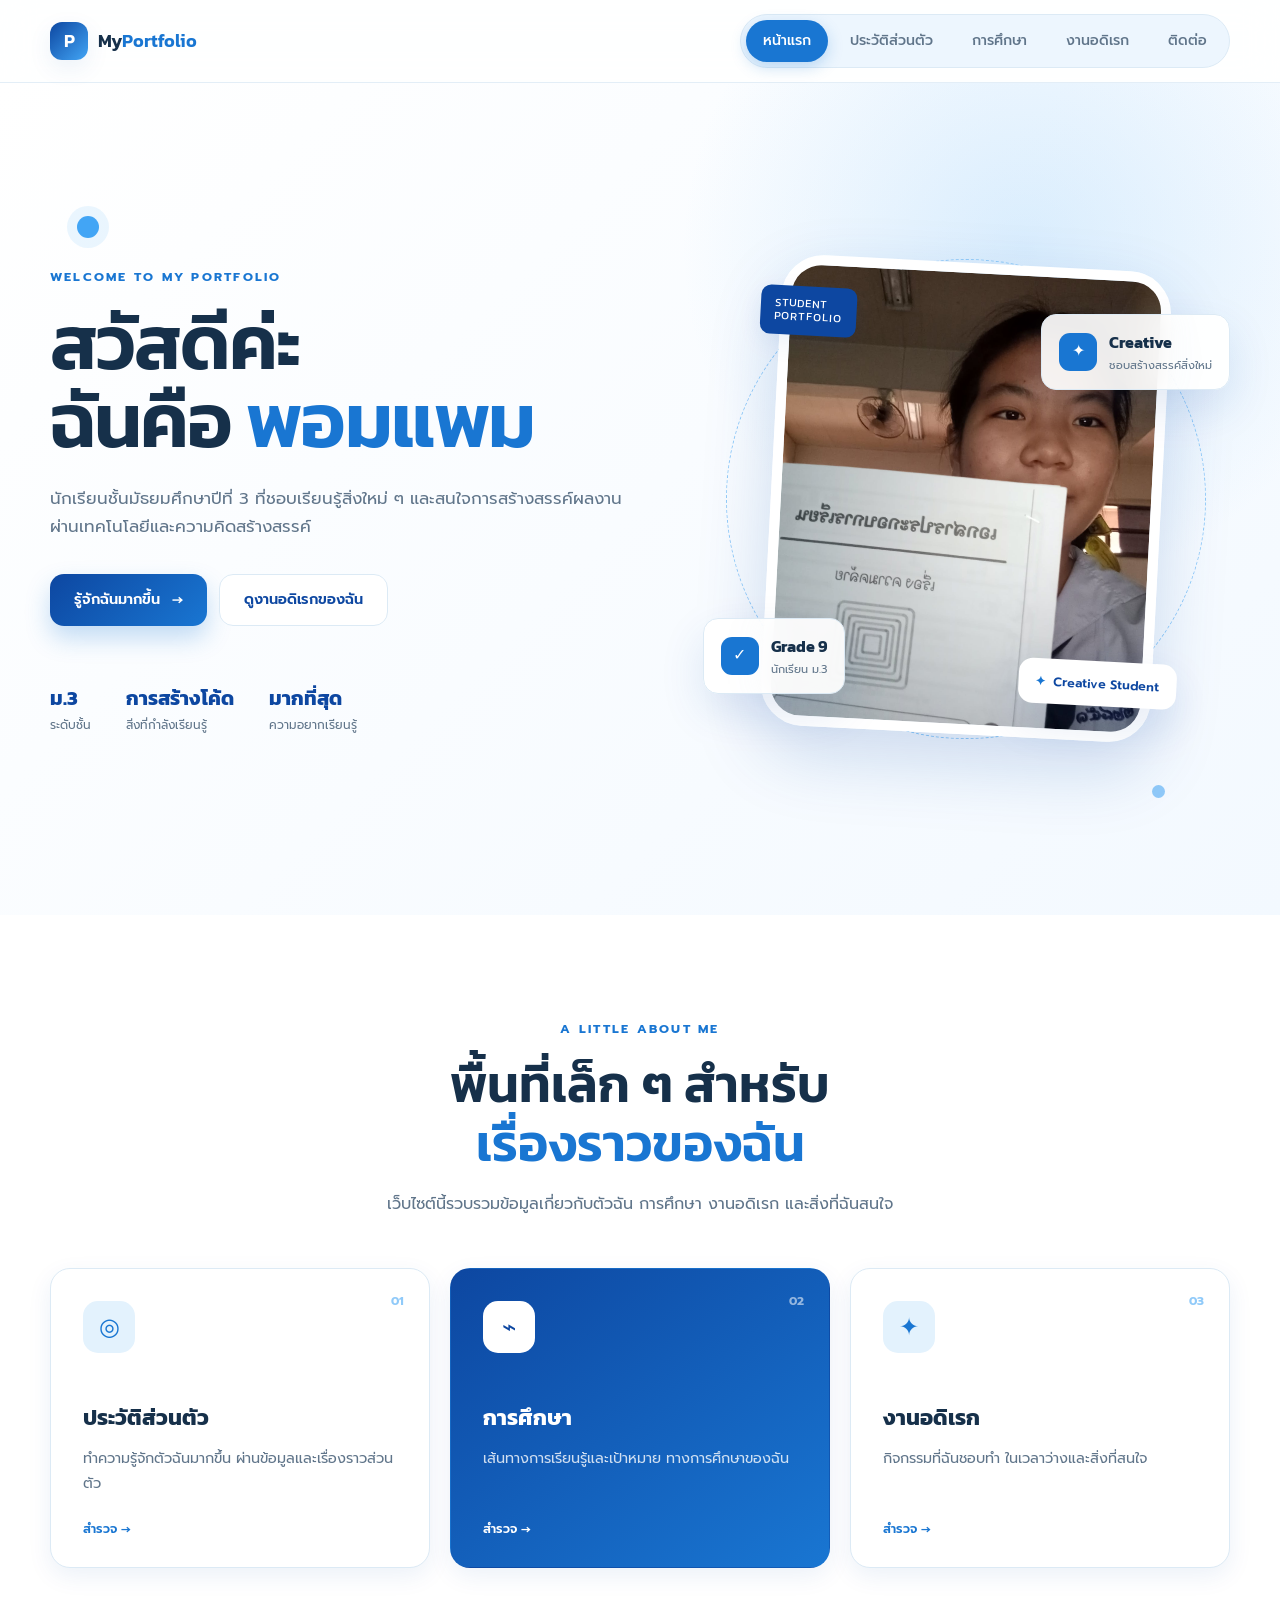
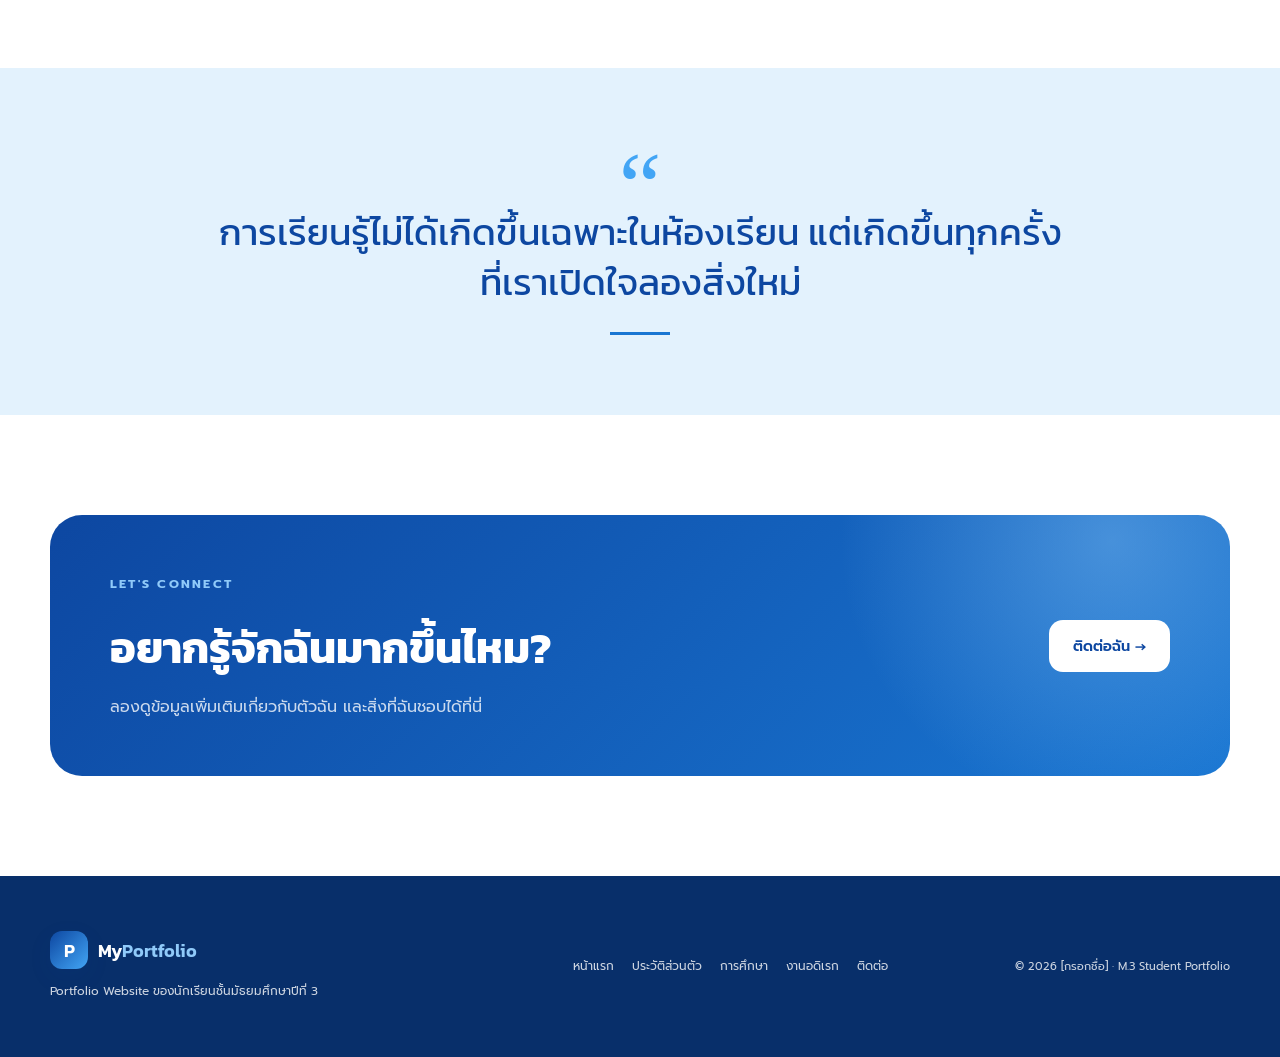
<file: index.html>
<!DOCTYPE html>
<html lang="th">
<head>
    <meta charset="UTF-8">
    <meta name="viewport" content="width=device-width, initial-scale=1.0">
    <meta name="description" content="เว็บไซต์ Portfolio ของนักเรียนชั้นมัธยมศึกษาปีที่ 3">
    <title>My Portfolio | หน้าแรก</title>
    <link rel="stylesheet" href="style.css">
</head>

<body>

<header class="site-header">
    <nav class="navbar container">
        <a href="index.html" class="logo">
            <span class="logo-mark">P</span>
            <span>My<span>Portfolio</span></span>
        </a>

        <div class="nav-links">
            <a href="index.html" class="active">หน้าแรก</a>
            <a href="profile.html">ประวัติส่วนตัว</a>
            <a href="education.html">การศึกษา</a>
            <a href="hobby.html">งานอดิเรก</a>
            <a href="contact.html">ติดต่อ</a>
        </div>
    </nav>
</header>

<main>

    <section class="hero">
        <div class="hero-decoration decoration-one"></div>
        <div class="hero-decoration decoration-two"></div>

        <div class="container hero-grid">

            <div class="hero-content reveal">
                <span class="eyebrow">WELCOME TO MY PORTFOLIO</span>

                <h1>
                    สวัสดีค่ะ<br>
                    ฉันคือ <span>พอมแพม</span>
                </h1>

                <p class="hero-lead">
                    นักเรียนชั้นมัธยมศึกษาปีที่ 3
                    ที่ชอบเรียนรู้สิ่งใหม่ ๆ และสนใจการสร้างสรรค์ผลงาน
                    ผ่านเทคโนโลยีและความคิดสร้างสรรค์
                </p>

                <div class="hero-buttons">
                    <a href="profile.html" class="btn btn-primary">
                        รู้จักฉันมากขึ้น
                        <span>→</span>
                    </a>

                    <a href="hobby.html" class="btn btn-outline">
                        ดูงานอดิเรกของฉัน
                    </a>
                </div>

                <div class="hero-stats">
                    <div>
                        <strong>ม.3</strong>
                        <span>ระดับชั้น</span>
                    </div>

                    <div>
                        <strong>การสร้างโค้ด</strong>
                        <span>สิ่งที่กำลังเรียนรู้</span>
                    </div>

                    <div>
                        <strong>มากที่สุด</strong>
                        <span>ความอยากเรียนรู้</span>
                    </div>
                </div>
            </div>

            <div class="hero-visual reveal">
                <div class="profile-orbit"></div>

                <div class="profile-frame">
                    <div class="profile-label">STUDENT<br>PORTFOLIO</div>

                    <img
                        src="images/image5.jpg"
                        alt="รูปโปรไฟล์ของฉัน"
                    >

                    <div class="profile-badge">
                        <span>✦</span>
                        Creative Student
                    </div>
                </div>

                <div class="floating-card floating-card-top">
                    <span class="floating-icon">✦</span>
                    <div>
                        <strong>Creative</strong>
                        <small>ชอบสร้างสรรค์สิ่งใหม่</small>
                    </div>
                </div>

                <div class="floating-card floating-card-bottom">
                    <span class="floating-icon">✓</span>
                    <div>
                        <strong>Grade 9</strong>
                        <small>นักเรียน ม.3</small>
                    </div>
                </div>
            </div>

        </div>
    </section>

    <section class="intro-section section-padding">
        <div class="container">

            <div class="section-heading centered">
                <span class="eyebrow">A LITTLE ABOUT ME</span>
                <h2>พื้นที่เล็ก ๆ สำหรับ<br><span>เรื่องราวของฉัน</span></h2>
                <p>
                    เว็บไซต์นี้รวบรวมข้อมูลเกี่ยวกับตัวฉัน การศึกษา
                    งานอดิเรก และสิ่งที่ฉันสนใจ
                </p>
            </div>

            <div class="feature-grid">

                <a href="profile.html" class="feature-card">
                    <span class="feature-number">01</span>
                    <div class="feature-icon">◎</div>
                    <h3>ประวัติส่วนตัว</h3>
                    <p>
                        ทำความรู้จักตัวฉันมากขึ้น
                        ผ่านข้อมูลและเรื่องราวส่วนตัว
                    </p>
                    <span class="card-arrow">สำรวจ →</span>
                </a>

                <a href="education.html" class="feature-card featured">
                    <span class="feature-number">02</span>
                    <div class="feature-icon">⌁</div>
                    <h3>การศึกษา</h3>
                    <p>
                        เส้นทางการเรียนรู้และเป้าหมาย
                        ทางการศึกษาของฉัน
                    </p>
                    <span class="card-arrow">สำรวจ →</span>
                </a>

                <a href="hobby.html" class="feature-card">
                    <span class="feature-number">03</span>
                    <div class="feature-icon">✦</div>
                    <h3>งานอดิเรก</h3>
                    <p>
                        กิจกรรมที่ฉันชอบทำ
                        ในเวลาว่างและสิ่งที่สนใจ
                    </p>
                    <span class="card-arrow">สำรวจ →</span>
                </a>

            </div>
        </div>
    </section>

    <section class="quote-section">
        <div class="container quote-box">
            <span class="quote-mark">“</span>
            <p>
                การเรียนรู้ไม่ได้เกิดขึ้นเฉพาะในห้องเรียน
                แต่เกิดขึ้นทุกครั้งที่เราเปิดใจลองสิ่งใหม่
            </p>
            <span class="quote-line"></span>
        </div>
    </section>

    <section class="cta-section section-padding">
        <div class="container">
            <div class="cta-card">
                <div>
                    <span class="eyebrow">LET'S CONNECT</span>
                    <h2>อยากรู้จักฉันมากขึ้นไหม?</h2>
                    <p>
                        ลองดูข้อมูลเพิ่มเติมเกี่ยวกับตัวฉัน
                        และสิ่งที่ฉันชอบได้ที่นี่
                    </p>
                </div>

                <a href="contact.html" class="btn btn-white">
                    ติดต่อฉัน →
                </a>
            </div>
        </div>
    </section>

</main>

<footer class="site-footer">
    <div class="container footer-content">

        <div class="footer-brand">
            <a href="index.html" class="logo footer-logo">
                <span class="logo-mark">P</span>
                <span>My<span>Portfolio</span></span>
            </a>
            <p>Portfolio Website ของนักเรียนชั้นมัธยมศึกษาปีที่ 3</p>
        </div>

        <div class="footer-nav">
            <a href="index.html">หน้าแรก</a>
            <a href="profile.html">ประวัติส่วนตัว</a>
            <a href="education.html">การศึกษา</a>
            <a href="hobby.html">งานอดิเรก</a>
            <a href="contact.html">ติดต่อ</a>
        </div>

        <div class="footer-copy">
            © 2026 [กรอกชื่อ] · M.3 Student Portfolio
        </div>

    </div>
</footer>

</body>
</html>
</file>
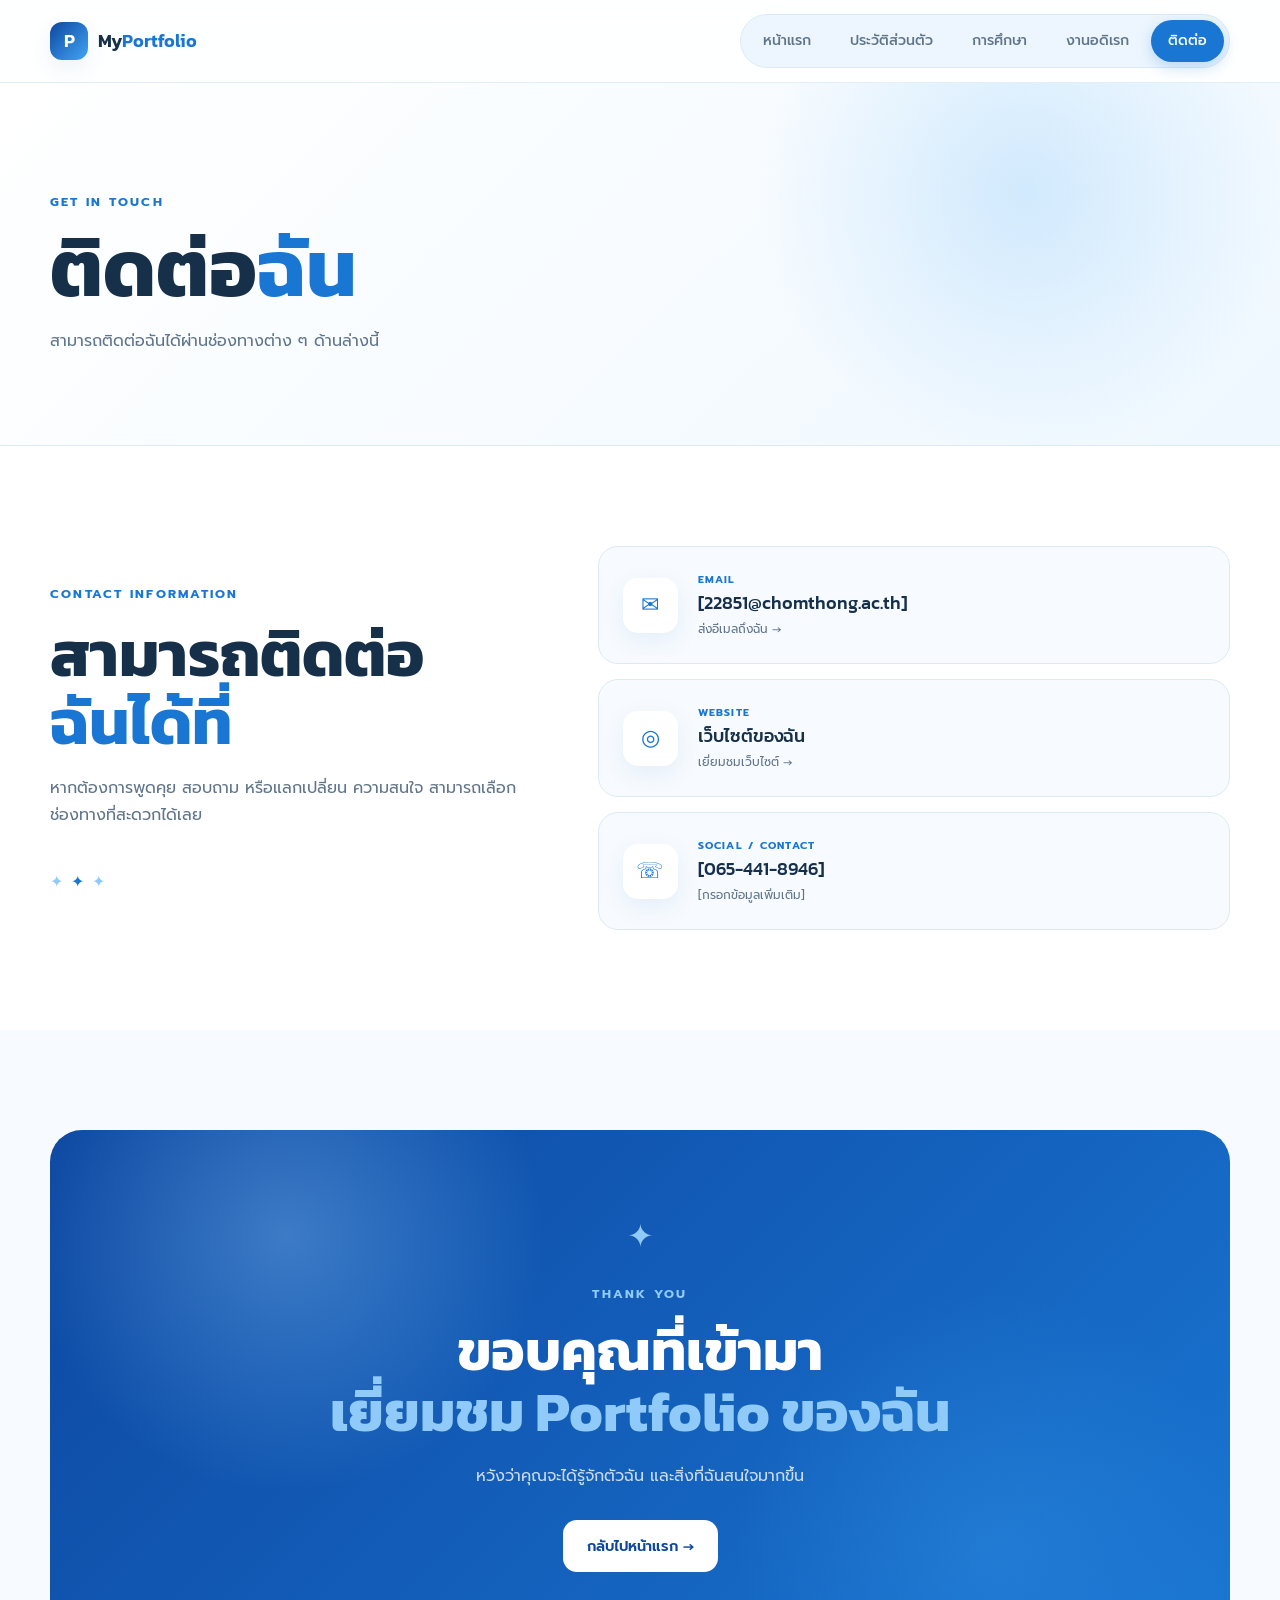
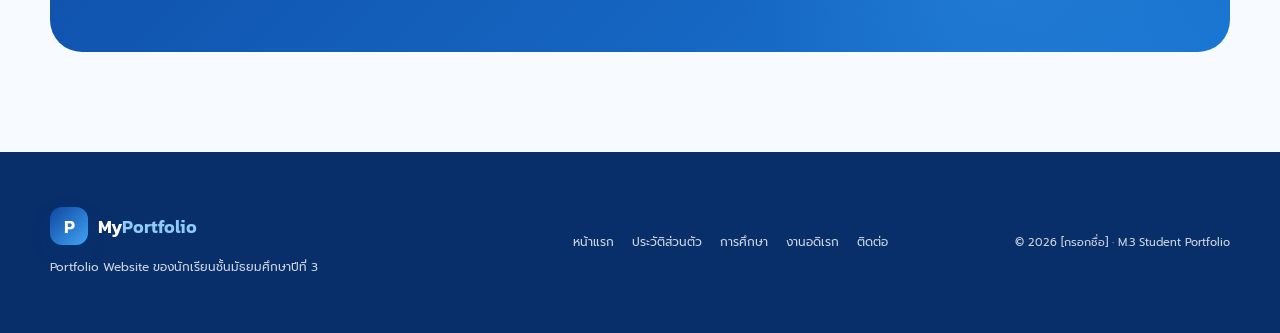
<file: contact.html>
<!DOCTYPE html>
<html lang="th">
<head>
    <meta charset="UTF-8">
    <meta name="viewport" content="width=device-width, initial-scale=1.0">
    <meta name="description" content="ช่องทางการติดต่อของนักเรียน">
    <title>My Portfolio | ติดต่อ</title>
    <link rel="stylesheet" href="style.css">
</head>

<body>

<header class="site-header">
    <nav class="navbar container">
        <a href="index.html" class="logo">
            <span class="logo-mark">P</span>
            <span>My<span>Portfolio</span></span>
        </a>

        <div class="nav-links">
            <a href="index.html">หน้าแรก</a>
            <a href="profile.html">ประวัติส่วนตัว</a>
            <a href="education.html">การศึกษา</a>
            <a href="hobby.html">งานอดิเรก</a>
            <a href="contact.html" class="active">ติดต่อ</a>
        </div>
    </nav>
</header>

<main>

    <section class="page-hero contact-page-hero">
        <div class="container">
            <span class="eyebrow">GET IN TOUCH</span>
            <h1>ติดต่อ<span>ฉัน</span></h1>
            <p>
                สามารถติดต่อฉันได้ผ่านช่องทางต่าง ๆ
                ด้านล่างนี้
            </p>
        </div>
    </section>

    <section class="section-padding contact-section">
        <div class="container">

            <div class="contact-layout">

                <div class="contact-intro">
                    <span class="eyebrow">CONTACT INFORMATION</span>

                    <h2>
                        สามารถติดต่อ<br>
                        <span>ฉันได้ที่</span>
                    </h2>

                    <p>
                        หากต้องการพูดคุย สอบถาม หรือแลกเปลี่ยน
                        ความสนใจ สามารถเลือกช่องทางที่สะดวกได้เลย
                    </p>

                    <div class="contact-decoration">
                        <span>✦</span>
                        <span>✦</span>
                        <span>✦</span>
                    </div>
                </div>

                <div class="contact-cards">

                    <a
                        href="mailto:[กรอกอีเมล]"
                        class="contact-card"
                    >
                        <div class="contact-icon">✉</div>
                        <div>
                            <small>EMAIL</small>
                            <h3>[22851@chomthong.ac.th]</h3>
                            <p>ส่งอีเมลถึงฉัน →</p>
                        </div>
                    </a>

                    <a
                        href="https://example.com"
                        class="contact-card"
                        target="_blank"
                        rel="noopener noreferrer"
                    >
                        <div class="contact-icon">◎</div>
                        <div>
                            <small>WEBSITE</small>
                            <h3>เว็บไซต์ของฉัน</h3>
                            <p>เยี่ยมชมเว็บไซต์ →</p>
                        </div>
                    </a>

                    <div class="contact-card">
                        <div class="contact-icon">☏</div>
                        <div>
                            <small>SOCIAL / CONTACT</small>
                            <h3>[065-441-8946]</h3>
                            <p>[กรอกข้อมูลเพิ่มเติม]</p>
                        </div>
                    </div>

                </div>

            </div>

        </div>
    </section>

    <section class="section-padding contact-cta">
        <div class="container">

            <div class="contact-cta-box">

                <div class="cta-symbol">✦</div>

                <span class="eyebrow">THANK YOU</span>

                <h2>ขอบคุณที่เข้ามา<br><span>เยี่ยมชม Portfolio ของฉัน</span></h2>

                <p>
                    หวังว่าคุณจะได้รู้จักตัวฉัน
                    และสิ่งที่ฉันสนใจมากขึ้น
                </p>

                <a href="index.html" class="btn btn-white">
                    กลับไปหน้าแรก →
                </a>

            </div>

        </div>
    </section>

</main>

<footer class="site-footer">
    <div class="container footer-content">

        <div class="footer-brand">
            <a href="index.html" class="logo footer-logo">
                <span class="logo-mark">P</span>
                <span>My<span>Portfolio</span></span>
            </a>
            <p>Portfolio Website ของนักเรียนชั้นมัธยมศึกษาปีที่ 3</p>
        </div>

        <div class="footer-nav">
            <a href="index.html">หน้าแรก</a>
            <a href="profile.html">ประวัติส่วนตัว</a>
            <a href="education.html">การศึกษา</a>
            <a href="hobby.html">งานอดิเรก</a>
            <a href="contact.html">ติดต่อ</a>
        </div>

        <div class="footer-copy">
            © 2026 [กรอกชื่อ] · M.3 Student Portfolio
        </div>

    </div>
</footer>

</body>
</html>
</file>
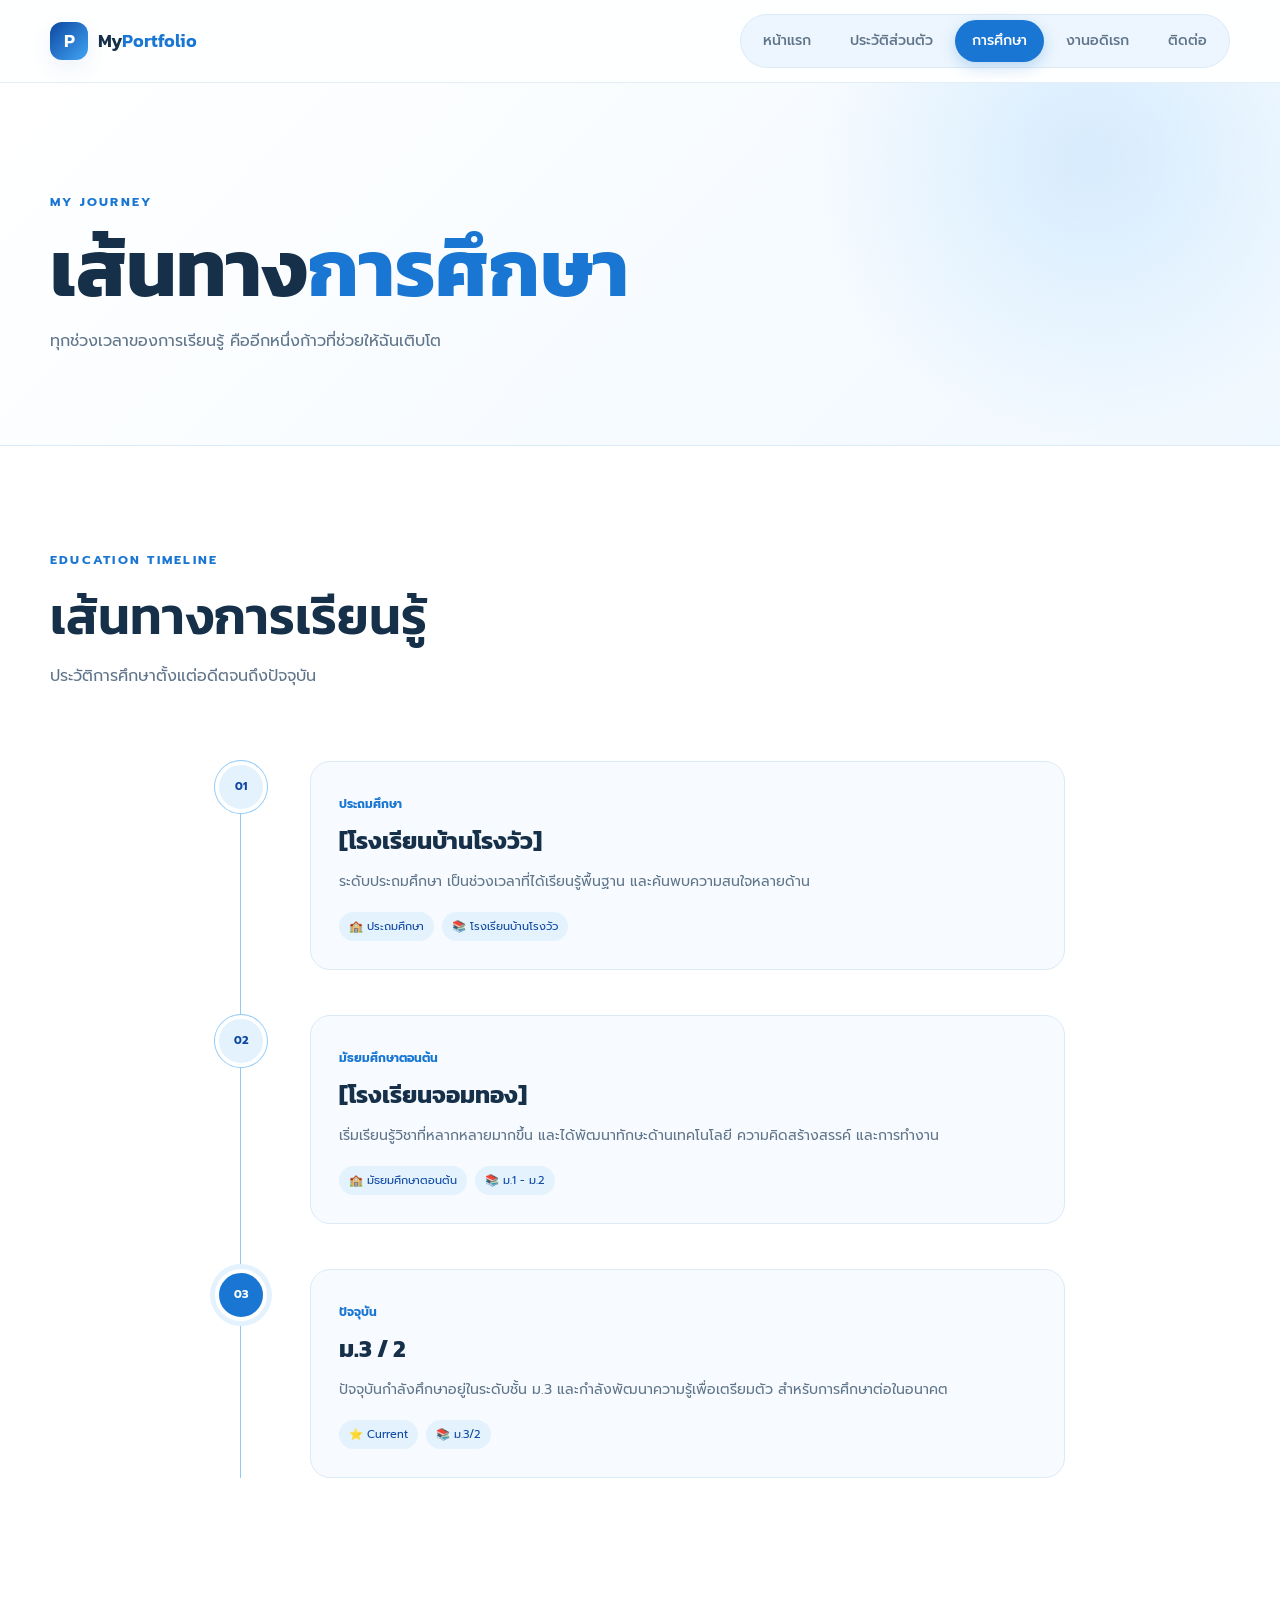
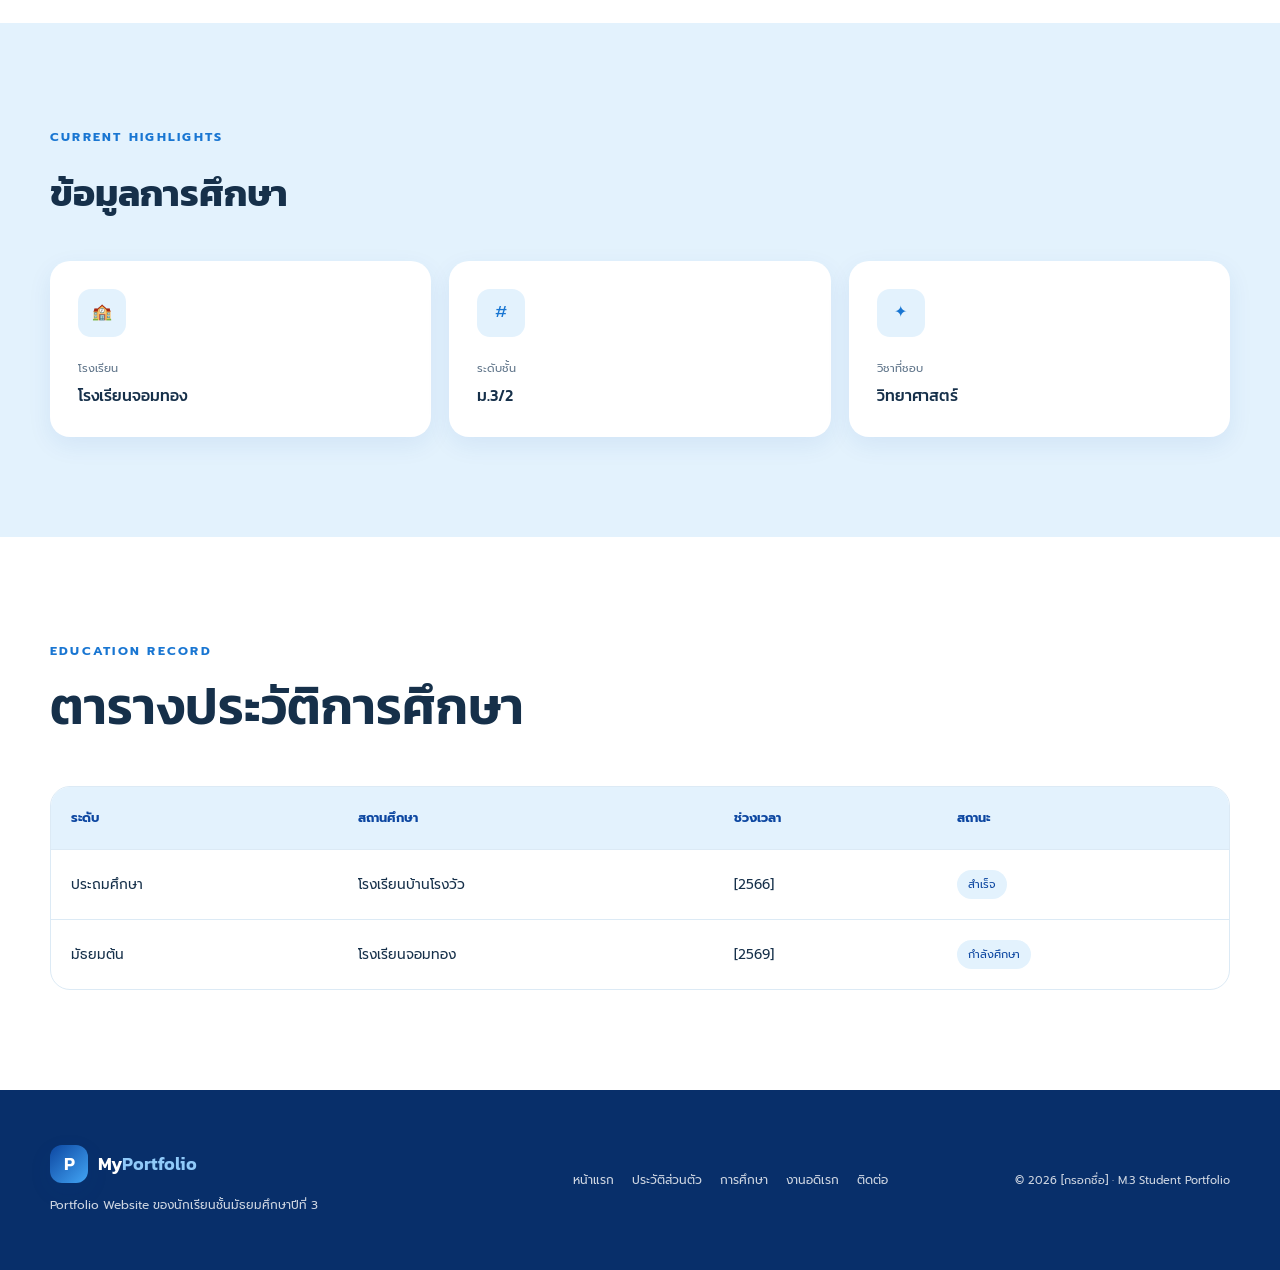
<file: education.html>
<!DOCTYPE html>
<html lang="th">
<head>
    <meta charset="UTF-8">
    <meta name="viewport" content="width=device-width, initial-scale=1.0">
    <meta name="description" content="ประวัติการศึกษาของนักเรียน">
    <title>My Portfolio | การศึกษา</title>
    <link rel="stylesheet" href="style.css">
</head>

<body>

<header class="site-header">
    <nav class="navbar container">
        <a href="index.html" class="logo">
            <span class="logo-mark">P</span>
            <span>My<span>Portfolio</span></span>
        </a>

        <div class="nav-links">
            <a href="index.html">หน้าแรก</a>
            <a href="profile.html">ประวัติส่วนตัว</a>
            <a href="education.html" class="active">การศึกษา</a>
            <a href="hobby.html">งานอดิเรก</a>
            <a href="contact.html">ติดต่อ</a>
        </div>
    </nav>
</header>

<main>

    <section class="page-hero">
        <div class="container">
            <span class="eyebrow">MY JOURNEY</span>
            <h1>เส้นทาง<span>การศึกษา</span></h1>
            <p>
                ทุกช่วงเวลาของการเรียนรู้
                คืออีกหนึ่งก้าวที่ช่วยให้ฉันเติบโต
            </p>
        </div>
    </section>

    <section class="section-padding timeline-section">
        <div class="container">

            <div class="section-heading">
                <span class="eyebrow">EDUCATION TIMELINE</span>
                <h2>เส้นทางการเรียนรู้</h2>
                <p>
                    ประวัติการศึกษาตั้งแต่อดีตจนถึงปัจจุบัน
                </p>
            </div>

            <div class="timeline">

                <div class="timeline-item">
                    <div class="timeline-dot">01</div>

                    <div class="timeline-content">
                        <span class="timeline-year">ประถมศึกษา</span>
                        <h3>[โรงเรียนบ้านโรงวัว]</h3>
                        <p>
                            ระดับประถมศึกษา
                            เป็นช่วงเวลาที่ได้เรียนรู้พื้นฐาน
                            และค้นพบความสนใจหลายด้าน
                        </p>

                        <div class="timeline-meta">
                            <span>🏫 ประถมศึกษา</span>
                            <span>📚 โรงเรียนบ้านโรงวัว</span>
                        </div>
                    </div>
                </div>

                <div class="timeline-item">
                    <div class="timeline-dot">02</div>

                    <div class="timeline-content">
                        <span class="timeline-year">มัธยมศึกษาตอนต้น</span>
                        <h3>[โรงเรียนจอมทอง]</h3>
                        <p>
                            เริ่มเรียนรู้วิชาที่หลากหลายมากขึ้น
                            และได้พัฒนาทักษะด้านเทคโนโลยี
                            ความคิดสร้างสรรค์ และการทำงาน
                        </p>

                        <div class="timeline-meta">
                            <span>🏫 มัธยมศึกษาตอนต้น</span>
                            <span>📚 ม.1 - ม.2</span>
                        </div>
                    </div>
                </div>

                <div class="timeline-item current">
                    <div class="timeline-dot">03</div>

                    <div class="timeline-content">
                        <span class="timeline-year">ปัจจุบัน</span>
                        <h3>ม.3 / 2</h3>
                        <p>
                            ปัจจุบันกำลังศึกษาอยู่ในระดับชั้น ม.3
                            และกำลังพัฒนาความรู้เพื่อเตรียมตัว
                            สำหรับการศึกษาต่อในอนาคต
                        </p>

                        <div class="timeline-meta">
                            <span>⭐ Current</span>
                            <span>📚 ม.3/2</span>
                        </div>
                    </div>
                </div>

            </div>

        </div>
    </section>

    <section class="section-padding education-highlight">
        <div class="container">

            <div class="highlight-header">
                <span class="eyebrow">CURRENT HIGHLIGHTS</span>
                <h2>ข้อมูลการศึกษา</h2>
            </div>

            <div class="education-grid">

                <div class="education-stat">
                    <span class="stat-icon">🏫</span>
                    <small>โรงเรียน</small>
                    <strong>โรงเรียนจอมทอง</strong>
                </div>

                <div class="education-stat">
                    <span class="stat-icon">#</span>
                    <small>ระดับชั้น</small>
                    <strong>ม.3/2</strong>
                </div>

                <div class="education-stat">
                    <span class="stat-icon">✦</span>
                    <small>วิชาที่ชอบ</small>
                    <strong>วิทยาศาสตร์</strong>
                </div>

            </div>

        </div>
    </section>

    <section class="section-padding school-table-section">
        <div class="container">

            <div class="section-heading">
                <span class="eyebrow">EDUCATION RECORD</span>
                <h2>ตารางประวัติการศึกษา</h2>
            </div>

            <div class="table-wrapper">
                <table class="education-table">
                    <thead>
                        <tr>
                            <th>ระดับ</th>
                            <th>สถานศึกษา</th>
                            <th>ช่วงเวลา</th>
                            <th>สถานะ</th>
                        </tr>
                    </thead>

                    <tbody>
                        <tr>
                            <td>ประถมศึกษา</td>
                            <td>โรงเรียนบ้านโรงวัว</td>
                            <td>[2566]</td>
                            <td><span class="status">สำเร็จ</span></td>
                        </tr>

                        <tr>
                            <td>มัธยมต้น</td>
                            <td>โรงเรียนจอมทอง</td>
                            <td>[2569]</td>
                            <td><span class="status">กำลังศึกษา</span></td>
                        </tr>
                    </tbody>
                </table>
            </div>

        </div>
    </section>

</main>

<footer class="site-footer">
    <div class="container footer-content">

        <div class="footer-brand">
            <a href="index.html" class="logo footer-logo">
                <span class="logo-mark">P</span>
                <span>My<span>Portfolio</span></span>
            </a>
            <p>Portfolio Website ของนักเรียนชั้นมัธยมศึกษาปีที่ 3</p>
        </div>

        <div class="footer-nav">
            <a href="index.html">หน้าแรก</a>
            <a href="profile.html">ประวัติส่วนตัว</a>
            <a href="education.html">การศึกษา</a>
            <a href="hobby.html">งานอดิเรก</a>
            <a href="contact.html">ติดต่อ</a>
        </div>

        <div class="footer-copy">
            © 2026 [กรอกชื่อ] · M.3 Student Portfolio
        </div>

    </div>
</footer>

</body>
</html>
</file>
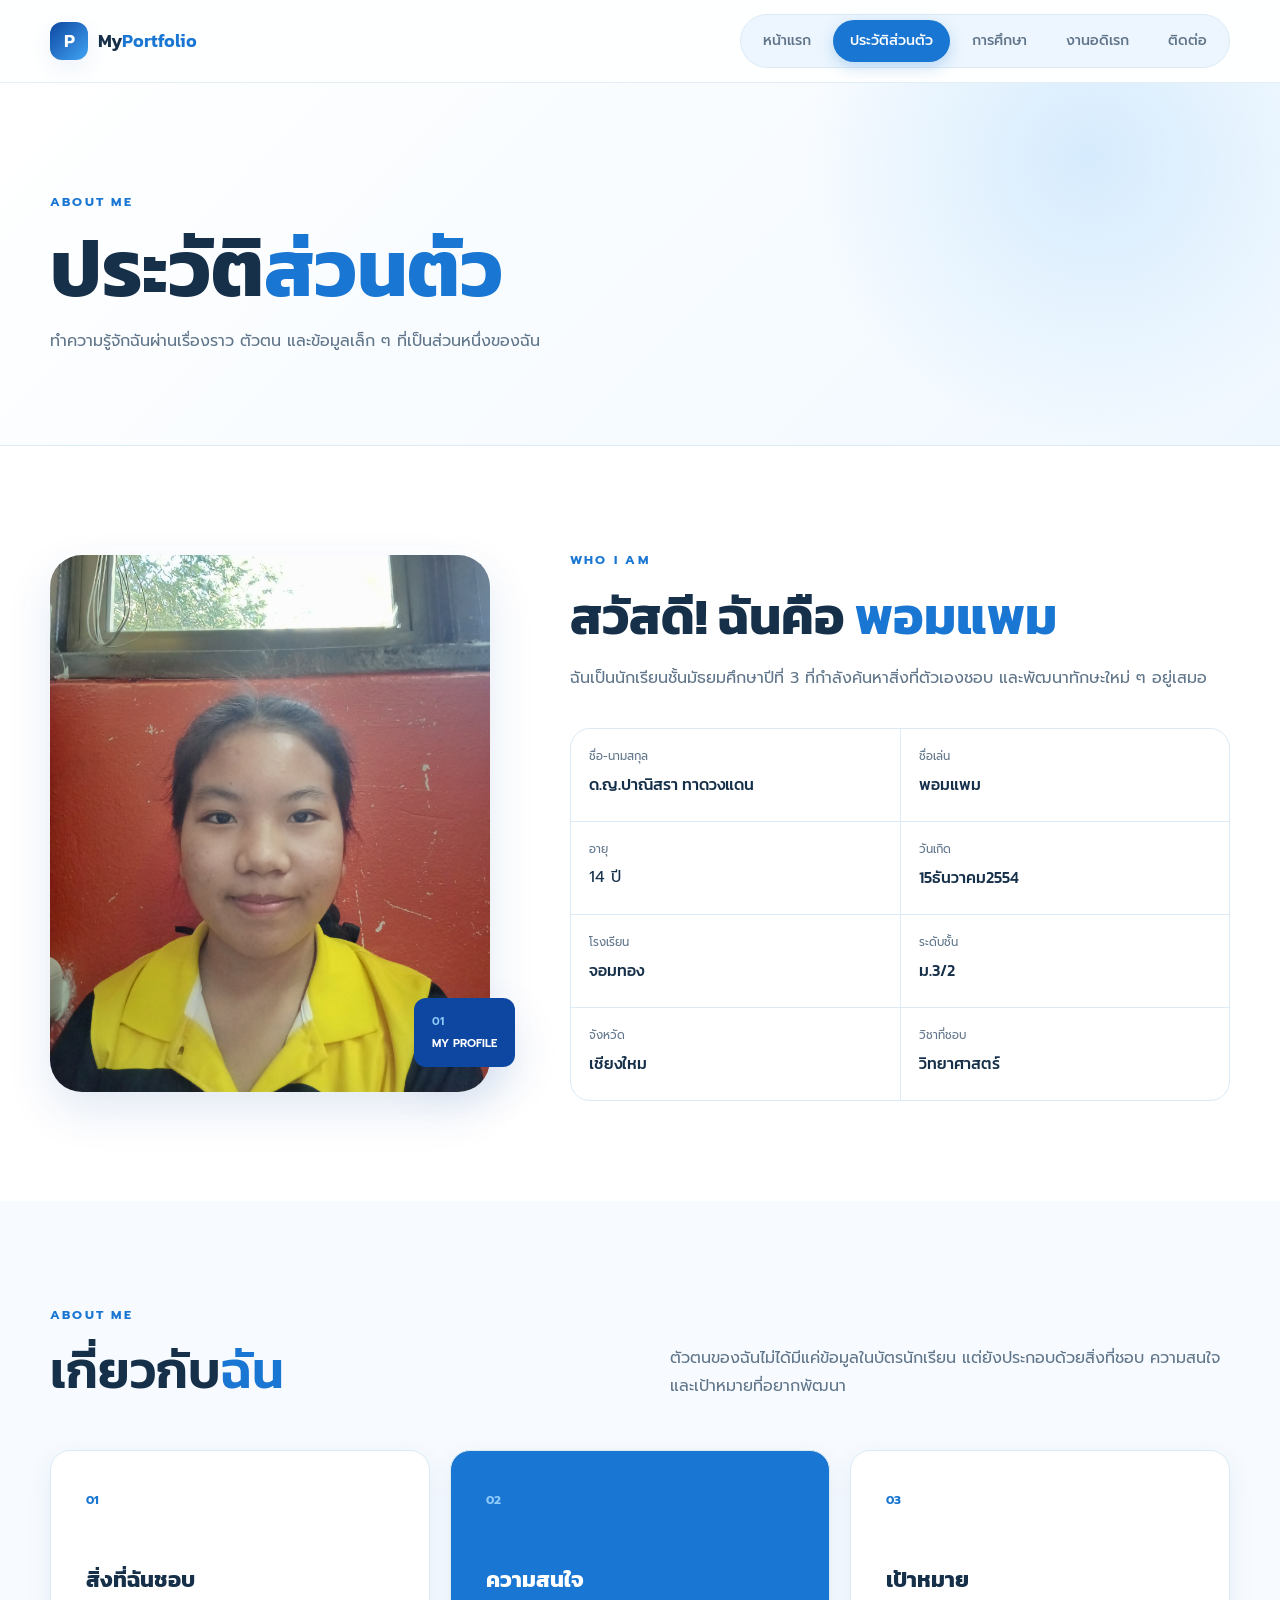
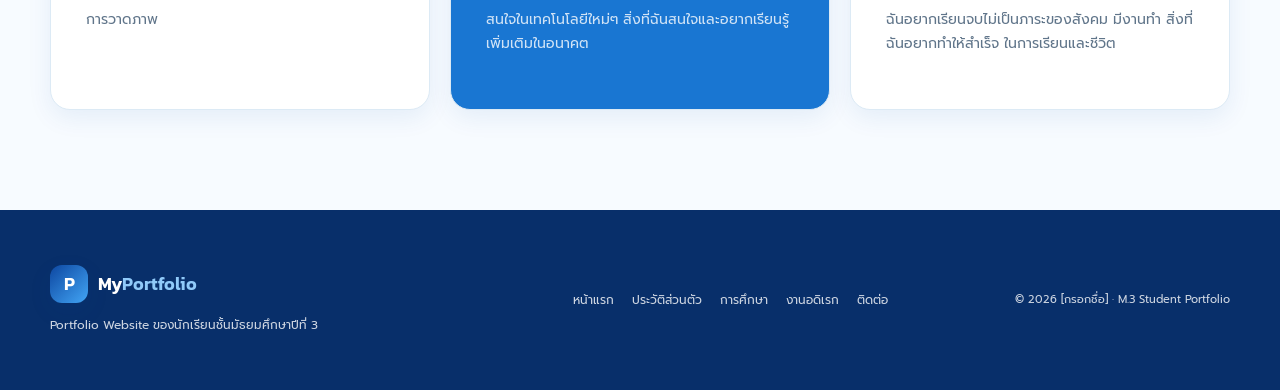
<file: profile.html>
<!DOCTYPE html>
<html lang="th">
<head>
    <meta charset="UTF-8">
    <meta name="viewport" content="width=device-width, initial-scale=1.0">
    <meta name="description" content="ประวัติส่วนตัวของนักเรียน">
    <title>My Portfolio | ประวัติส่วนตัว</title>
    <link rel="stylesheet" href="style.css">
</head>

<body>

<header class="site-header">
    <nav class="navbar container">
        <a href="index.html" class="logo">
            <span class="logo-mark">P</span>
            <span>My<span>Portfolio</span></span>
        </a>

        <div class="nav-links">
            <a href="index.html">หน้าแรก</a>
            <a href="profile.html" class="active">ประวัติส่วนตัว</a>
            <a href="education.html">การศึกษา</a>
            <a href="hobby.html">งานอดิเรก</a>
            <a href="contact.html">ติดต่อ</a>
        </div>
    </nav>
</header>

<main>

    <section class="page-hero">
        <div class="container">
            <span class="eyebrow">ABOUT ME</span>
            <h1>ประวัติ<span>ส่วนตัว</span></h1>
            <p>
                ทำความรู้จักฉันผ่านเรื่องราว ตัวตน
                และข้อมูลเล็ก ๆ ที่เป็นส่วนหนึ่งของฉัน
            </p>
        </div>
    </section>

    <section class="section-padding profile-section">
        <div class="container">

            <div class="profile-main-grid">

                <div class="large-profile-image">
                    <img
                        src="images/image4.jpg"
                        alt="รูปหนึ่ง"
                    >
                    <div class="image-caption">
                        <span>01</span>
                        <span>MY PROFILE</span>
                    </div>
                </div>

                <div class="profile-info">

                    <span class="eyebrow">WHO I AM</span>
                    <h2>สวัสดี! ฉันคือ <span>พอมแพม</span>
                    </h2>

                    <p class="profile-intro">
                        ฉันเป็นนักเรียนชั้นมัธยมศึกษาปีที่ 3
                        ที่กำลังค้นหาสิ่งที่ตัวเองชอบ
                        และพัฒนาทักษะใหม่ ๆ อยู่เสมอ
                    </p>

                    <div class="info-grid">

                        <div class="info-item">
                            <span>ชื่อ-นามสกุล</span>
                            <strong>ด.ญ.ปาณิสรา ทาดวงแดน</strong>
                        </div>

                        <div class="info-item">
                            <span>ชื่อเล่น</span>
                            <strong>พอมแพม</strong>
                        </div>

                        <div class="info-item">
                            <span>อายุ</span>
                            <strong></strong>14 ปี</strong>
                        </div>

                        <div class="info-item">
                            <span>วันเกิด</span>
                            <strong>15ธันวาคม2554</strong>
                        </div>

                        <div class="info-item">
                            <span>โรงเรียน</span>
                            <strong>จอมทอง</strong>
                        </div>

                        <div class="info-item">
                            <span>ระดับชั้น</span>
                            <strong>ม.3/2</strong>
                        </div>

                        <div class="info-item">
                            <span>จังหวัด</span>
                            <strong>เชียงใหม</strong>
                        </div>

                        <div class="info-item">
                            <span>วิชาที่ชอบ</span>
                            <strong>วิทยาศาสตร์</strong>
                        </div>

                    </div>

                </div>

            </div>

        </div>
    </section>

    <section class="section-padding about-detail">
        <div class="container">

            <div class="two-column-heading">
                <div>
                    <span class="eyebrow">ABOUT ME</span>
                    <h2>เกี่ยวกับ<span>ฉัน</span></h2>
                </div>

                <p>
                    ตัวตนของฉันไม่ได้มีแค่ข้อมูลในบัตรนักเรียน
                    แต่ยังประกอบด้วยสิ่งที่ชอบ ความสนใจ
                    และเป้าหมายที่อยากพัฒนา
                </p>
            </div>

            <div class="about-panels">

                <article class="about-panel">
                    <span class="panel-icon">01</span>
                    <h3>สิ่งที่ฉันชอบ</h3>
                    <p>
                        การวาดภาพ
                      
                    </p>
                </article>

                <article class="about-panel blue-panel">
                    <span class="panel-icon">02</span>
                    <h3>ความสนใจ</h3>
                    <p>
                        สนใจในเทคโนโลยีใหม่ๆ
                        สิ่งที่ฉันสนใจและอยากเรียนรู้
                        เพิ่มเติมในอนาคต
                    </p>
                </article>

                <article class="about-panel">
                    <span class="panel-icon">03</span>
                    <h3>เป้าหมาย</h3>
                    <p>
                        ฉันอยากเรียนจบไม่เป็นภาระของสังคม มีงานทำ
                        สิ่งที่ฉันอยากทำให้สำเร็จ
                        ในการเรียนและชีวิต
                    </p>
                </article>

            </div>

        </div>
    </section>

</main>

<footer class="site-footer">
    <div class="container footer-content">

        <div class="footer-brand">
            <a href="index.html" class="logo footer-logo">
                <span class="logo-mark">P</span>
                <span>My<span>Portfolio</span></span>
            </a>
            <p>Portfolio Website ของนักเรียนชั้นมัธยมศึกษาปีที่ 3</p>
        </div>

        <div class="footer-nav">
            <a href="index.html">หน้าแรก</a>
            <a href="profile.html">ประวัติส่วนตัว</a>
            <a href="education.html">การศึกษา</a>
            <a href="hobby.html">งานอดิเรก</a>
            <a href="contact.html">ติดต่อ</a>
        </div>

        <div class="footer-copy">
            © 2026 [กรอกชื่อ] · M.3 Student Portfolio
        </div>

    </div>
</footer>

</body>
</html>
</file>
<file: style.css>
/* =========================================================
   MY PORTFOLIO
   Modern Student Portfolio
   HTML5 + CSS3
   ========================================================= */

/* ---------- Google Font ---------- */

@import url('https://fonts.googleapis.com/css2?family=Kanit:wght@300;400;500;600;700&family=Prompt:wght@300;400;500;600;700&display=swap');


/* ---------- Variables ---------- */

:root {
    --blue-dark: #0D47A1;
    --blue: #1976D2;
    --blue-light: #42A5F5;
    --blue-soft: #90CAF9;
    --blue-pale: #E3F2FD;

    --white: #FFFFFF;
    --text: #16304A;
    --text-light: #60758A;
    --background: #F7FBFF;
    --border: #DCEAF5;

    --shadow-sm: 0 8px 24px rgba(13, 71, 161, 0.08);
    --shadow-md: 0 18px 45px rgba(13, 71, 161, 0.12);
    --shadow-lg: 0 28px 70px rgba(13, 71, 161, 0.18);

    --radius-sm: 12px;
    --radius-md: 20px;
    --radius-lg: 32px;

    --container: 1180px;
}


/* ---------- Reset ---------- */

* {
    margin: 0;
    padding: 0;
    box-sizing: border-box;
}

html {
    scroll-behavior: smooth;
}

body {
    font-family: 'Prompt', sans-serif;
    color: var(--text);
    background: var(--background);
    line-height: 1.7;
    overflow-x: hidden;
}

img {
    display: block;
    width: 100%;
}

a {
    color: inherit;
    text-decoration: none;
}

button,
a {
    -webkit-tap-highlight-color: transparent;
}


/* ---------- Utilities ---------- */

.container {
    width: min(1180px, calc(100% - 40px));
    margin: 0 auto;
}

.section-padding {
    padding: 100px 0;
}

.eyebrow {
    display: inline-block;
    margin-bottom: 16px;
    color: var(--blue);
    font-size: 0.78rem;
    font-weight: 700;
    letter-spacing: 0.18em;
}

.section-heading {
    max-width: 680px;
    margin-bottom: 50px;
}

.section-heading.centered {
    margin-left: auto;
    margin-right: auto;
    text-align: center;
}

.section-heading h2,
.two-column-heading h2 {
    font-family: 'Kanit', sans-serif;
    font-size: clamp(2rem, 4vw, 3.2rem);
    line-height: 1.15;
    font-weight: 600;
}

.section-heading h2 span,
.two-column-heading h2 span,
.section-heading.centered h2 span {
    color: var(--blue);
}

.section-heading p {
    color: var(--text-light);
    margin-top: 18px;
}


/* ---------- Header ---------- */

.site-header {
    position: sticky;
    top: 0;
    z-index: 1000;
    padding: 14px 0;
    background: rgba(255, 255, 255, 0.88);
    border-bottom: 1px solid rgba(220, 234, 245, 0.8);
    backdrop-filter: blur(18px);
}

.navbar {
    display: flex;
    align-items: center;
    justify-content: space-between;
    gap: 30px;
}

.logo {
    display: inline-flex;
    align-items: center;
    gap: 10px;
    font-family: 'Kanit', sans-serif;
    font-size: 1.15rem;
    font-weight: 600;
    white-space: nowrap;
}

.logo > span:last-child > span {
    color: var(--blue);
}

.logo-mark {
    display: grid;
    width: 38px;
    height: 38px;
    place-items: center;
    color: var(--white);
    background: linear-gradient(135deg, var(--blue-dark), var(--blue-light));
    border-radius: 12px;
    box-shadow: var(--shadow-sm);
}

.nav-links {
    display: flex;
    align-items: center;
    gap: 5px;
    padding: 5px;
    background: rgba(227, 242, 253, 0.65);
    border: 1px solid var(--border);
    border-radius: 50px;
}

.nav-links a {
    position: relative;
    padding: 9px 17px;
    color: var(--text-light);
    font-size: 0.88rem;
    font-weight: 500;
    border-radius: 40px;
    transition: 0.3s ease;
}

.nav-links a:hover,
.nav-links a.active {
    color: var(--white);
    background: var(--blue);
    box-shadow: 0 5px 15px rgba(25, 118, 210, 0.25);
}


/* ---------- Buttons ---------- */

.btn {
    display: inline-flex;
    align-items: center;
    justify-content: center;
    gap: 12px;
    min-height: 52px;
    padding: 0 24px;
    border-radius: 14px;
    font-size: 0.9rem;
    font-weight: 600;
    transition: 0.3s ease;
}

.btn-primary {
    color: var(--white);
    background: linear-gradient(135deg, var(--blue-dark), var(--blue));
    box-shadow: 0 12px 25px rgba(25, 118, 210, 0.25);
}

.btn-primary:hover {
    transform: translateY(-3px);
    box-shadow: 0 18px 35px rgba(25, 118, 210, 0.3);
}

.btn-outline {
    color: var(--blue-dark);
    background: var(--white);
    border: 1px solid var(--border);
}

.btn-outline:hover {
    color: var(--blue);
    border-color: var(--blue-soft);
    transform: translateY(-3px);
}

.btn-white {
    color: var(--blue-dark);
    background: var(--white);
}

.btn-white:hover {
    transform: translateY(-3px);
    box-shadow: var(--shadow-md);
}


/* ---------- Hero ---------- */

.hero {
    position: relative;
    min-height: calc(100vh - 68px);
    display: flex;
    align-items: center;
    overflow: hidden;
    background:
        radial-gradient(circle at 80% 20%, rgba(144, 202, 249, 0.3), transparent 28%),
        linear-gradient(135deg, #ffffff 0%, #f3f9ff 100%);
}

.hero-grid {
    position: relative;
    z-index: 2;
    display: grid;
    grid-template-columns: 1.05fr 0.95fr;
    align-items: center;
    gap: 70px;
    padding: 80px 0;
}

.hero-content h1 {
    max-width: 700px;
    font-family: 'Kanit', sans-serif;
    font-size: clamp(3.2rem, 6vw, 5.7rem);
    line-height: 1.02;
    font-weight: 600;
    letter-spacing: -0.025em;
}

.hero-content h1 span {
    color: var(--blue);
}

.hero-lead {
    max-width: 650px;
    margin: 25px 0 32px;
    color: var(--text-light);
    font-size: 1.05rem;
}

.hero-buttons {
    display: flex;
    flex-wrap: wrap;
    gap: 12px;
}

.hero-stats {
    display: flex;
    gap: 35px;
    margin-top: 55px;
}

.hero-stats div {
    display: flex;
    flex-direction: column;
}

.hero-stats strong {
    color: var(--blue-dark);
    font-family: 'Kanit', sans-serif;
    font-size: 1.25rem;
}

.hero-stats span {
    color: var(--text-light);
    font-size: 0.75rem;
}

.hero-visual {
    position: relative;
    min-height: 570px;
    display: flex;
    align-items: center;
    justify-content: center;
}

.profile-frame {
    position: relative;
    width: min(390px, 80%);
    overflow: visible;
    transform: rotate(3deg);
    border: 10px solid var(--white);
    border-radius: 42px;
    box-shadow: var(--shadow-lg);
    transition: 0.5s ease;
}

.profile-frame:hover {
    transform: rotate(0deg) translateY(-8px);
}

.profile-frame img {
    aspect-ratio: 0.82;
    object-fit: cover;
    border-radius: 30px;
}

.profile-label {
    position: absolute;
    top: 22px;
    left: -30px;
    z-index: 2;
    padding: 11px 14px;
    color: var(--white);
    background: var(--blue-dark);
    border-radius: 10px;
    font-family: 'Kanit', sans-serif;
    font-size: 0.7rem;
    line-height: 1.2;
    letter-spacing: 0.1em;
    box-shadow: var(--shadow-sm);
}

.profile-badge {
    position: absolute;
    right: -35px;
    bottom: 25px;
    display: flex;
    align-items: center;
    gap: 8px;
    padding: 12px 17px;
    color: var(--blue-dark);
    background: var(--white);
    border-radius: 14px;
    box-shadow: var(--shadow-md);
    font-size: 0.78rem;
    font-weight: 600;
}

.profile-badge span {
    color: var(--blue);
}

.profile-orbit {
    position: absolute;
    width: 480px;
    height: 480px;
    border: 1px dashed var(--blue-soft);
    border-radius: 50%;
}

.floating-card {
    position: absolute;
    z-index: 4;
    display: flex;
    align-items: center;
    gap: 12px;
    padding: 14px 17px;
    background: rgba(255, 255, 255, 0.92);
    border: 1px solid var(--border);
    border-radius: 15px;
    box-shadow: var(--shadow-md);
    backdrop-filter: blur(12px);
}

.floating-card-top {
    top: 100px;
    right: 0;
}

.floating-card-bottom {
    bottom: 90px;
    left: 0;
}

.floating-icon {
    display: grid;
    width: 38px;
    height: 38px;
    place-items: center;
    color: var(--white);
    background: var(--blue);
    border-radius: 11px;
}

.floating-card strong,
.floating-card small {
    display: block;
}

.floating-card strong {
    font-family: 'Kanit', sans-serif;
}

.floating-card small {
    color: var(--text-light);
    font-size: 0.7rem;
}

.hero-decoration {
    position: absolute;
    border-radius: 50%;
    pointer-events: none;
}

.decoration-one {
    width: 22px;
    height: 22px;
    top: 16%;
    left: 6%;
    background: var(--blue-light);
    box-shadow: 0 0 0 10px rgba(66, 165, 245, 0.1);
}

.decoration-two {
    width: 13px;
    height: 13px;
    right: 9%;
    bottom: 14%;
    background: var(--blue-soft);
}


/* ---------- Intro / Feature Cards ---------- */

.intro-section {
    background: var(--white);
}

.feature-grid {
    display: grid;
    grid-template-columns: repeat(3, 1fr);
    gap: 20px;
}

.feature-card {
    position: relative;
    min-height: 300px;
    padding: 32px;
    overflow: hidden;
    background: var(--white);
    border: 1px solid var(--border);
    border-radius: var(--radius-md);
    box-shadow: var(--shadow-sm);
    transition: 0.35s ease;
}

.feature-card:hover {
    transform: translateY(-8px);
    box-shadow: var(--shadow-md);
    border-color: var(--blue-soft);
}

.feature-card.featured {
    color: var(--white);
    background: linear-gradient(145deg, var(--blue-dark), var(--blue));
    border-color: transparent;
}

.feature-number {
    position: absolute;
    top: 22px;
    right: 25px;
    color: var(--blue-soft);
    font-size: 0.75rem;
    font-weight: 700;
}

.featured .feature-number {
    color: rgba(255, 255, 255, 0.55);
}

.feature-icon {
    display: grid;
    width: 52px;
    height: 52px;
    margin-bottom: 45px;
    place-items: center;
    color: var(--blue);
    background: var(--blue-pale);
    border-radius: 15px;
    font-size: 1.5rem;
}

.featured .feature-icon {
    color: var(--blue-dark);
    background: var(--white);
}

.feature-card h3 {
    margin-bottom: 10px;
    font-family: 'Kanit', sans-serif;
    font-size: 1.4rem;
}

.feature-card p {
    color: var(--text-light);
    font-size: 0.9rem;
}

.featured p {
    color: rgba(255, 255, 255, 0.8);
}

.card-arrow {
    position: absolute;
    bottom: 28px;
    left: 32px;
    color: var(--blue);
    font-size: 0.78rem;
    font-weight: 600;
}

.featured .card-arrow {
    color: var(--white);
}


/* ---------- Quote ---------- */

.quote-section {
    padding: 80px 0;
    background: var(--blue-pale);
}

.quote-box {
    position: relative;
    max-width: 850px;
    text-align: center;
}

.quote-mark {
    display: block;
    height: 60px;
    color: var(--blue-light);
    font-family: Georgia, serif;
    font-size: 6rem;
    line-height: 0.8;
}

.quote-box p {
    font-family: 'Kanit', sans-serif;
    color: var(--blue-dark);
    font-size: clamp(1.5rem, 3vw, 2.3rem);
    line-height: 1.35;
}

.quote-line {
    display: block;
    width: 60px;
    height: 3px;
    margin: 25px auto 0;
    background: var(--blue);
}


/* ---------- CTA ---------- */

.cta-section {
    background: var(--white);
}

.cta-card {
    display: flex;
    align-items: center;
    justify-content: space-between;
    gap: 30px;
    padding: 55px 60px;
    color: var(--white);
    background:
        radial-gradient(circle at 90% 10%, rgba(144, 202, 249, 0.4), transparent 25%),
        linear-gradient(135deg, var(--blue-dark), var(--blue));
    border-radius: var(--radius-lg);
    overflow: hidden;
}

.cta-card .eyebrow {
    color: var(--blue-soft);
}

.cta-card h2 {
    font-family: 'Kanit', sans-serif;
    font-size: clamp(1.8rem, 4vw, 2.7rem);
}

.cta-card p {
    max-width: 560px;
    margin-top: 10px;
    color: rgba(255, 255, 255, 0.78);
}


/* ---------- Page Hero ---------- */

.page-hero {
    padding: 105px 0 90px;
    background:
        radial-gradient(circle at 85% 20%, rgba(144, 202, 249, 0.3), transparent 25%),
        linear-gradient(135deg, #ffffff, #f0f8ff);
    border-bottom: 1px solid var(--border);
}

.page-hero h1 {
    font-family: 'Kanit', sans-serif;
    font-size: clamp(3rem, 7vw, 5rem);
    line-height: 1;
}

.page-hero h1 span {
    color: var(--blue);
}

.page-hero p {
    max-width: 650px;
    margin-top: 20px;
    color: var(--text-light);
}


/* ---------- Profile ---------- */

.profile-section {
    background: var(--white);
}

.profile-main-grid {
    display: grid;
    grid-template-columns: 0.8fr 1.2fr;
    align-items: center;
    gap: 80px;
}

.large-profile-image {
    position: relative;
}

.large-profile-image img {
    aspect-ratio: 0.82;
    object-fit: cover;
    border-radius: var(--radius-lg);
    box-shadow: var(--shadow-md);
}

.image-caption {
    position: absolute;
    right: -25px;
    bottom: 25px;
    display: flex;
    flex-direction: column;
    gap: 3px;
    padding: 14px 18px;
    color: var(--white);
    background: var(--blue-dark);
    border-radius: 12px;
    box-shadow: var(--shadow-md);
    font-size: 0.7rem;
    font-weight: 600;
}

.image-caption span:first-child {
    color: var(--blue-soft);
}

.profile-info h2 {
    margin-bottom: 20px;
    font-family: 'Kanit', sans-serif;
    font-size: clamp(2rem, 4vw, 3.2rem);
    line-height: 1.15;
}

.profile-info h2 span {
    color: var(--blue);
}

.profile-intro {
    margin-bottom: 35px;
    color: var(--text-light);
}

.info-grid {
    display: grid;
    grid-template-columns: repeat(2, 1fr);
    gap: 1px;
    overflow: hidden;
    background: var(--border);
    border: 1px solid var(--border);
    border-radius: var(--radius-md);
}

.info-item {
    display: flex;
    flex-direction: column;
    min-height: 92px;
    padding: 18px;
    background: var(--white);
}

.info-item span {
    margin-bottom: 5px;
    color: var(--text-light);
    font-size: 0.72rem;
}

.info-item strong {
    font-family: 'Kanit', sans-serif;
    font-weight: 500;
}


/* ---------- About ---------- */

.about-detail {
    background: var(--background);
}

.two-column-heading {
    display: grid;
    grid-template-columns: 1fr 1fr;
    align-items: end;
    gap: 60px;
    margin-bottom: 50px;
}

.two-column-heading p {
    color: var(--text-light);
}

.about-panels {
    display: grid;
    grid-template-columns: repeat(3, 1fr);
    gap: 20px;
}

.about-panel {
    position: relative;
    min-height: 260px;
    padding: 35px;
    background: var(--white);
    border: 1px solid var(--border);
    border-radius: var(--radius-md);
    box-shadow: var(--shadow-sm);
}

.about-panel.blue-panel {
    color: var(--white);
    background: var(--blue);
}

.panel-icon {
    display: inline-block;
    margin-bottom: 50px;
    color: var(--blue);
    font-size: 0.75rem;
    font-weight: 700;
}

.blue-panel .panel-icon {
    color: var(--blue-soft);
}

.about-panel h3 {
    margin-bottom: 10px;
    font-family: 'Kanit', sans-serif;
    font-size: 1.4rem;
}

.about-panel p {
    color: var(--text-light);
    font-size: 0.88rem;
}

.blue-panel p {
    color: rgba(255, 255, 255, 0.8);
}


/* ---------- Timeline ---------- */

.timeline-section {
    background: var(--white);
}

.timeline {
    position: relative;
    max-width: 850px;
    margin: 70px auto 0;
}

.timeline::before {
    position: absolute;
    top: 0;
    bottom: 0;
    left: 25px;
    width: 1px;
    content: '';
    background: var(--blue-soft);
}

.timeline-item {
    position: relative;
    display: grid;
    grid-template-columns: 70px 1fr;
    gap: 25px;
    margin-bottom: 45px;
}

.timeline-dot {
    position: relative;
    z-index: 2;
    display: grid;
    width: 52px;
    height: 52px;
    place-items: center;
    color: var(--blue-dark);
    background: var(--blue-pale);
    border: 4px solid var(--white);
    border-radius: 50%;
    box-shadow: 0 0 0 1px var(--blue-soft);
    font-size: 0.7rem;
    font-weight: 700;
}

.timeline-item.current .timeline-dot {
    color: var(--white);
    background: var(--blue);
    box-shadow: 0 0 0 5px var(--blue-pale);
}

.timeline-content {
    padding: 28px;
    background: var(--background);
    border: 1px solid var(--border);
    border-radius: var(--radius-md);
    transition: 0.3s ease;
}

.timeline-content:hover {
    transform: translateX(6px);
    box-shadow: var(--shadow-sm);
}

.timeline-year {
    display: inline-block;
    margin-bottom: 7px;
    color: var(--blue);
    font-size: 0.75rem;
    font-weight: 700;
}

.timeline-content h3 {
    font-family: 'Kanit', sans-serif;
    font-size: 1.5rem;
}

.timeline-content p {
    margin: 8px 0 18px;
    color: var(--text-light);
    font-size: 0.88rem;
}

.timeline-meta {
    display: flex;
    flex-wrap: wrap;
    gap: 8px;
}

.timeline-meta span {
    padding: 5px 10px;
    color: var(--blue-dark);
    background: var(--blue-pale);
    border-radius: 20px;
    font-size: 0.7rem;
}


/* ---------- Education Highlight ---------- */

.education-highlight {
    background: var(--blue-pale);
}

.highlight-header {
    margin-bottom: 35px;
}

.highlight-header h2 {
    font-family: 'Kanit', sans-serif;
    font-size: 2.3rem;
}

.education-grid {
    display: grid;
    grid-template-columns: repeat(3, 1fr);
    gap: 18px;
}

.education-stat {
    display: flex;
    flex-direction: column;
    padding: 28px;
    background: var(--white);
    border-radius: var(--radius-md);
    box-shadow: var(--shadow-sm);
}

.stat-icon {
    display: grid;
    width: 48px;
    height: 48px;
    margin-bottom: 22px;
    place-items: center;
    color: var(--blue);
    background: var(--blue-pale);
    border-radius: 13px;
}

.education-stat small {
    color: var(--text-light);
    font-size: 0.7rem;
}

.education-stat strong {
    margin-top: 4px;
    font-family: 'Kanit', sans-serif;
    font-weight: 500;
}


/* ---------- Table ---------- */

.school-table-section {
    background: var(--white);
}

.table-wrapper {
    overflow-x: auto;
    border: 1px solid var(--border);
    border-radius: var(--radius-md);
}

.education-table {
    width: 100%;
    min-width: 650px;
    border-collapse: collapse;
}

.education-table th,
.education-table td {
    padding: 20px;
    text-align: left;
    border-bottom: 1px solid var(--border);
}

.education-table th {
    color: var(--blue-dark);
    background: var(--blue-pale);
    font-size: 0.8rem;
}

.education-table td {
    font-size: 0.85rem;
}

.education-table tr:last-child td {
    border-bottom: 0;
}

.status {
    display: inline-block;
    padding: 5px 11px;
    color: var(--blue-dark);
    background: var(--blue-pale);
    border-radius: 20px;
    font-size: 0.7rem;
}


/* ---------- Hobby ---------- */

.hobby-page-hero {
    background:
        radial-gradient(circle at 15% 30%, rgba(144, 202, 249, 0.35), transparent 25%),
        linear-gradient(135deg, #ffffff, #f0f8ff);
}

.hobby-section {
    background: var(--white);
}

.hobby-grid {
    display: grid;
    grid-template-columns: repeat(3, 1fr);
    gap: 20px;
}

.hobby-card {
    position: relative;
    min-height: 285px;
    padding: 30px;
    overflow: hidden;
    background: var(--background);
    border: 1px solid var(--border);
    border-radius: var(--radius-md);
    transition: transform 0.35s ease, box-shadow 0.35s ease;
}

.hobby-card:hover {
    transform: translateY(-10px);
    box-shadow: var(--shadow-md);
}

.hobby-card-blue {
    background: linear-gradient(145deg, var(--blue-dark), var(--blue));
    color: var(--white);
}

.hobby-icon {
    font-size: 2.5rem;
    transition: transform 0.35s ease;
}

.hobby-card:hover .hobby-icon {
    transform: scale(1.12) rotate(-5deg);
}

.hobby-number {
    position: absolute;
    top: 25px;
    right: 25px;
    color: var(--blue-soft);
    font-size: 0.72rem;
    font-weight: 700;
}

.hobby-card h3 {
    margin-top: 35px;
    font-family: 'Kanit', sans-serif;
    font-size: 1.5rem;
}

.hobby-card p {
    margin-top: 7px;
    color: var(--text-light);
    font-size: 0.85rem;
}

.hobby-card-blue p {
    color: rgba(255, 255, 255, 0.78);
}

.hobby-line {
    position: absolute;
    right: 30px;
    bottom: 25px;
    left: 30px;
    height: 1px;
    background: var(--border);
}

.hobby-card-blue .hobby-line {
    background: rgba(255, 255, 255, 0.25);
}


/* ---------- Hobby Feature ---------- */

.hobby-feature {
    background: var(--background);
}

.hobby-feature-card {
    display: grid;
    grid-template-columns: 1fr 1fr;
    align-items: center;
    gap: 60px;
    padding: 35px;
    background: var(--white);
    border: 1px solid var(--border);
    border-radius: var(--radius-lg);
    box-shadow: var(--shadow-sm);
}

.hobby-feature-image img {
    aspect-ratio: 1.4;
    object-fit: cover;
    border-radius: var(--radius-md);
}

.hobby-feature-content h2 {
    font-family: 'Kanit', sans-serif;
    font-size: clamp(2rem, 4vw, 3rem);
    line-height: 1.15;
}

.hobby-feature-content p {
    margin: 20px 0 28px;
    color: var(--text-light);
}


/* ---------- Contact ---------- */

.contact-page-hero {
    background:
        radial-gradient(circle at 80% 30%, rgba(144, 202, 249, 0.35), transparent 25%),
        linear-gradient(135deg, #ffffff, #eff8ff);
}

.contact-section {
    background: var(--white);
}

.contact-layout {
    display: grid;
    grid-template-columns: 0.85fr 1.15fr;
    align-items: center;
    gap: 80px;
}

.contact-intro h2 {
    font-family: 'Kanit', sans-serif;
    font-size: clamp(2.5rem, 5vw, 4rem);
    line-height: 1.05;
}

.contact-intro h2 span {
    color: var(--blue);
}

.contact-intro > p {
    max-width: 480px;
    margin-top: 20px;
    color: var(--text-light);
}

.contact-decoration {
    display: flex;
    gap: 8px;
    margin-top: 40px;
    color: var(--blue-soft);
}

.contact-decoration span:nth-child(2) {
    color: var(--blue);
}

.contact-cards {
    display: grid;
    gap: 15px;
}

.contact-card {
    display: flex;
    align-items: center;
    gap: 20px;
    padding: 24px;
    background: var(--background);
    border: 1px solid var(--border);
    border-radius: var(--radius-md);
    transition: 0.3s ease;
}

.contact-card:hover {
    transform: translateX(8px);
    background: var(--blue-pale);
    border-color: var(--blue-soft);
    box-shadow: var(--shadow-sm);
}

.contact-icon {
    display: grid;
    flex: 0 0 55px;
    width: 55px;
    height: 55px;
    place-items: center;
    color: var(--blue);
    background: var(--white);
    border-radius: 15px;
    font-size: 1.35rem;
    box-shadow: var(--shadow-sm);
}

.contact-card small {
    display: block;
    color: var(--blue);
    font-size: 0.65rem;
    font-weight: 700;
    letter-spacing: 0.12em;
}

.contact-card h3 {
    font-family: 'Kanit', sans-serif;
    font-size: 1.1rem;
    font-weight: 500;
}

.contact-card p {
    color: var(--text-light);
    font-size: 0.75rem;
}


/* ---------- Contact CTA ---------- */

.contact-cta {
    background: var(--background);
}

.contact-cta-box {
    position: relative;
    padding: 80px 30px;
    overflow: hidden;
    text-align: center;
    color: var(--white);
    background:
        radial-gradient(circle at 20% 20%, rgba(144, 202, 249, 0.35), transparent 25%),
        radial-gradient(circle at 80% 80%, rgba(66, 165, 245, 0.25), transparent 25%),
        linear-gradient(135deg, var(--blue-dark), var(--blue));
    border-radius: var(--radius-lg);
}

.contact-cta-box .eyebrow {
    color: var(--blue-soft);
}

.cta-symbol {
    margin-bottom: 15px;
    color: var(--blue-soft);
    font-size: 2rem;
}

.contact-cta-box h2 {
    font-family: 'Kanit', sans-serif;
    font-size: clamp(2rem, 5vw, 3.5rem);
    line-height: 1.1;
}

.contact-cta-box h2 span {
    color: var(--blue-soft);
}

.contact-cta-box p {
    max-width: 550px;
    margin: 20px auto 30px;
    color: rgba(255, 255, 255, 0.78);
}


/* ---------- Footer ---------- */

.site-footer {
    color: rgba(255, 255, 255, 0.8);
    background: #082F6A;
}

.footer-content {
    display: grid;
    grid-template-columns: 1.2fr 1fr auto;
    align-items: center;
    gap: 35px;
    padding: 55px 0;
}

.footer-logo {
    color: var(--white);
}

.footer-logo > span:last-child > span {
    color: var(--blue-soft);
}

.footer-brand p {
    max-width: 330px;
    margin-top: 12px;
    font-size: 0.75rem;
}

.footer-nav {
    display: flex;
    flex-wrap: wrap;
    gap: 8px 18px;
}

.footer-nav a {
    font-size: 0.75rem;
    transition: 0.3s ease;
}

.footer-nav a:hover {
    color: var(--white);
}

.footer-copy {
    font-size: 0.7rem;
    text-align: right;
}


/* ---------- Animation ---------- */

@keyframes fadeUp {
    from {
        opacity: 0;
        transform: translateY(20px);
    }

    to {
        opacity: 1;
        transform: translateY(0);
    }
}

.reveal {
    animation: fadeUp 0.8s ease both;
}


/* ---------- Responsive: Tablet ---------- */

@media (max-width: 950px) {

    .nav-links a {
        padding: 8px 10px;
        font-size: 0.78rem;
    }

    .hero-grid,
    .profile-main-grid,
    .contact-layout {
        grid-template-columns: 1fr;
    }

    .hero-grid {
        text-align: center;
    }

    .hero-content {
        max-width: 750px;
        margin: 0 auto;
    }

    .hero-lead {
        margin-left: auto;
        margin-right: auto;
    }

    .hero-buttons,
    .hero-stats {
        justify-content: center;
    }

    .hero-visual {
        min-height: 520px;
    }

    .profile-main-grid {
        gap: 50px;
    }

    .large-profile-image {
        max-width: 500px;
        margin: auto;
    }

    .contact-layout {
        gap: 50px;
    }

    .about-panels,
    .feature-grid,
    .education-grid {
        grid-template-columns: 1fr;
    }

    .hobby-grid {
        grid-template-columns: repeat(2, 1fr);
    }

    .hobby-feature-card {
        grid-template-columns: 1fr;
    }

    .footer-content {
        grid-template-columns: 1fr 1fr;
    }

    .footer-copy {
        text-align: left;
    }
}
</file>
